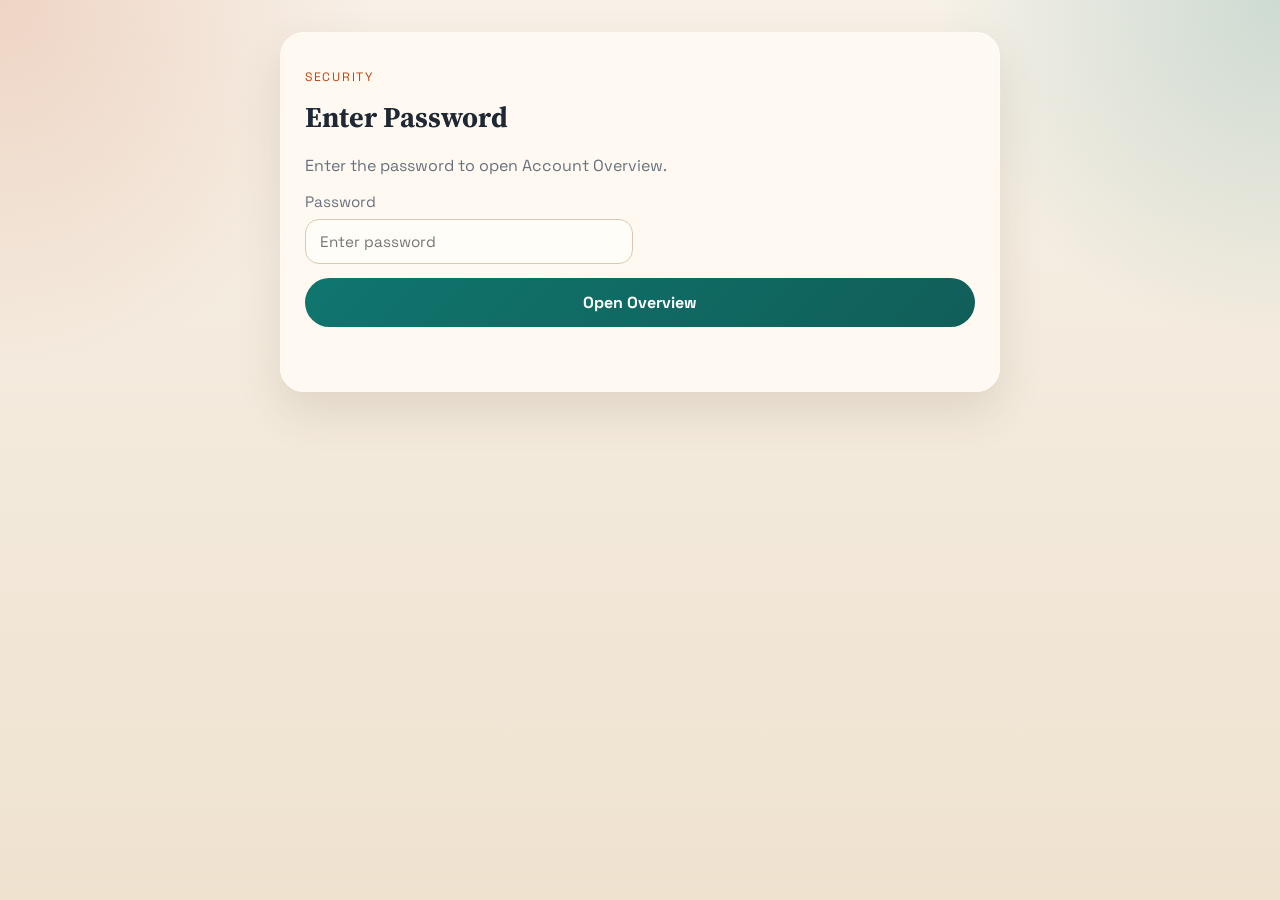
<file: account-overview.html>
<!DOCTYPE html>
<html lang="en">
<head>
  <meta charset="UTF-8">
  <meta name="viewport" content="width=device-width, initial-scale=1.0">
  <title>Account Overview | Ledger RS</title>
  <meta name="theme-color" content="#0f766e">
  <link rel="manifest" href="manifest.webmanifest">
  <link rel="icon" href="icon-192.svg" type="image/svg+xml">
  <link rel="apple-touch-icon" href="icon-192.svg">
  <link rel="preconnect" href="https://fonts.googleapis.com">
  <link rel="preconnect" href="https://fonts.gstatic.com" crossorigin>
  <link href="https://fonts.googleapis.com/css2?family=Space+Grotesk:wght@400;500;700&family=Source+Serif+4:wght@600&display=swap" rel="stylesheet">
  <link rel="stylesheet" href="styles.css">
</head>
<body>
  <div class="page-shell">
    <section id="passwordGate" class="panel password-panel">
      <div class="panel-heading">
        <div>
          <p class="section-kicker">Security</p>
          <h2>Enter Password</h2>
        </div>
      </div>
      <p class="hero-copy">Enter the password to open Account Overview.</p>
      <form id="passwordForm" class="form-grid">
        <label>
          Password
          <input id="passwordInput" type="password" placeholder="Enter password" required>
        </label>
        <button id="verifyPasswordBtn" type="submit" class="primary-btn">Open Overview</button>
      </form>
      <p id="passwordMessage" class="password-message"></p>
    </section>

    <div id="overviewContent" hidden>
    <nav class="topbar">
      <div class="nav-actions">
        <a class="nav-btn" href="index.html">
          <span class="nav-icon" aria-hidden="true">
            <span></span>
            <span></span>
            <span></span>
          </span>
          <span>Back Home</span>
        </a>
        <a class="nav-btn" href="#create-ledger">Add Vendor / Employee</a>
        <a id="exportCsvBtn" class="nav-btn" href="#" download="ledger-export.csv">Export CSV</a>
      </div>
      <div class="brand-block">
        <span class="brand-mark">LR</span>
        <div>
          <p class="brand-label">Ramesh Sweets</p>
          <strong>Account Overview</strong>
        </div>
      </div>
    </nav>

    <header class="hero">
      <div>
        <p class="eyebrow">Overview</p>
        <h1>All Vendor and Employee Accounts</h1>
        <p class="hero-copy">Review every account separately, including opening balance, current balance, and full transaction history.</p>
      </div>
      <div class="hero-card">
        <div>
          <span class="metric-label">Vendor Accounts</span>
          <strong id="overviewVendorCount">0</strong>
        </div>
        <div>
          <span class="metric-label">Employee Accounts</span>
          <strong id="overviewEmployeeCount">0</strong>
        </div>
      </div>
    </header>

    <main class="overview-grid">
      <section id="create-ledger" class="panel panel-wide">
        <div class="panel-heading">
          <div>
            <p class="section-kicker">Create Ledger</p>
            <h2>Add Vendor or Employee</h2>
          </div>
        </div>
        <form id="ledgerForm" class="form-grid">
          <label>
            Ledger Type
            <select id="ledgerType" required>
              <option value="vendor">Vendor</option>
              <option value="employee">Employee</option>
            </select>
          </label>
          <label>
            Name
            <input id="ledgerName" type="text" placeholder="Enter name" required>
          </label>
          <label>
            Opening Balance
            <input id="openingBalance" type="number" step="0.01" value="0">
          </label>
          <label>
            Note
            <input id="ledgerNote" type="text" placeholder="Optional description">
          </label>
          <button type="submit" class="primary-btn">Create Ledger</button>
        </form>
      </section>

      <section class="panel">
        <div class="panel-heading">
          <div>
            <p class="section-kicker">Vendor</p>
            <h2>Vendor Accounts</h2>
          </div>
          <div class="group-total">
            <span>Total Amount To Give</span>
            <strong id="vendorGroupTotal">₹0.00</strong>
          </div>
        </div>
        <div class="filter-row">
          <label>
            Search Vendor
            <input id="vendorSearch" type="text" placeholder="Search by name or note">
          </label>
        </div>
        <div id="vendorAccounts" class="account-list"></div>
        <div class="pagination-row">
          <button id="vendorPrevPage" type="button" class="secondary-btn">Previous</button>
          <span id="vendorPageInfo" class="page-info">Page 1 of 1</span>
          <button id="vendorNextPage" type="button" class="secondary-btn">Next</button>
        </div>
      </section>

      <section class="panel">
        <div class="panel-heading">
          <div>
            <p class="section-kicker">Employee</p>
            <h2>Employee Accounts</h2>
          </div>
          <div class="group-total">
            <span>Total Amount To Give</span>
            <strong id="employeeGroupTotal">₹0.00</strong>
          </div>
        </div>
        <div class="filter-row">
          <label>
            Search Employee
            <input id="employeeSearch" type="text" placeholder="Search by name or note">
          </label>
        </div>
        <div id="employeeAccounts" class="account-list"></div>
        <div class="pagination-row">
          <button id="employeePrevPage" type="button" class="secondary-btn">Previous</button>
          <span id="employeePageInfo" class="page-info">Page 1 of 1</span>
          <button id="employeeNextPage" type="button" class="secondary-btn">Next</button>
        </div>
      </section>
    </main>

    <section id="accountDetailPanel" class="panel detail-panel" hidden>
      <div class="panel-heading">
        <div>
          <p id="detailType" class="section-kicker">Account Detail</p>
          <h2 id="detailTitle">Select an account</h2>
        </div>
        <button id="closeDetailPanel" type="button" class="secondary-btn">Close</button>
      </div>
      <p id="detailNote" class="hero-copy"></p>
      <div class="account-metrics">
        <div class="metric-chip">
          <span>Opening Balance</span>
          <strong id="detailOpeningBalance"></strong>
        </div>
        <div class="metric-chip">
          <span>Current Balance</span>
          <strong id="detailCurrentBalance"></strong>
        </div>
        <div class="metric-chip">
          <span>Total Debits</span>
          <strong id="detailTotalDebits"></strong>
        </div>
        <div class="metric-chip">
          <span>Total Credits</span>
          <strong id="detailTotalCredits"></strong>
        </div>
        <div class="metric-chip">
          <span>Total Entries</span>
          <strong id="detailTotalEntries"></strong>
        </div>
      </div>
      <div class="entries-table-wrap">
        <table class="entries-table">
          <thead>
            <tr>
              <th>Date</th>
              <th>Description</th>
              <th>Type</th>
              <th>Amount</th>
              <th>Running Balance</th>
              <th>Actions</th>
            </tr>
          </thead>
          <tbody id="detailEntryRows"></tbody>
        </table>
      </div>
    </section>
    </div>
  </div>

  <template id="accountCardTemplate">
    <article class="account-card">
      <button type="button" class="account-card-button">
        <div class="account-card-head">
          <div>
            <h3 class="account-title"></h3>
            <p class="account-note"></p>
          </div>
          <div class="account-summary">
            <span>Total Balance</span>
            <strong class="account-balance"></strong>
          </div>
        </div>
      </button>
      <div class="account-card-head">
        <button type="button" class="secondary-btn pdf-btn">Convert to PDF</button>
      </div>
    </article>
  </template>

  <script src="api.js"></script>
  <script src="account-overview.js"></script>
  <script src="pwa.js"></script>
</body>
</html>
</file>
<file: styles.css>
:root {
  --bg: #f4efe7;
  --panel: rgba(255, 250, 244, 0.92);
  --panel-strong: #fffdf8;
  --ink: #1f2933;
  --muted: #66717d;
  --line: #d8c9b5;
  --accent: #0f766e;
  --accent-strong: #115e59;
  --warm: #c2410c;
  --shadow: 0 20px 45px rgba(77, 55, 29, 0.12);
}

* {
  box-sizing: border-box;
}

body {
  margin: 0;
  font-family: "Space Grotesk", sans-serif;
  color: var(--ink);
  background:
    radial-gradient(circle at top left, rgba(194, 65, 12, 0.16), transparent 24%),
    radial-gradient(circle at top right, rgba(15, 118, 110, 0.18), transparent 22%),
    linear-gradient(180deg, #f7f1e8 0%, #efe2cf 100%);
  min-height: 100vh;
}

.page-shell {
  width: min(1180px, calc(100% - 32px));
  margin: 0 auto;
  padding: 32px 0 48px;
}

.topbar {
  display: flex;
  justify-content: space-between;
  align-items: center;
  gap: 16px;
  padding: 16px 20px;
  margin-bottom: 20px;
  background: rgba(255, 250, 244, 0.78);
  border: 1px solid rgba(255, 255, 255, 0.55);
  border-radius: 24px;
  backdrop-filter: blur(14px);
  box-shadow: var(--shadow);
}

.side-nav {
  position: fixed;
  top: 0;
  left: 0;
  z-index: 20;
  width: min(320px, calc(100vw - 32px));
  height: 100vh;
  padding: 24px 20px;
  background: rgba(255, 250, 244, 0.98);
  border-right: 1px solid rgba(216, 201, 181, 0.8);
  box-shadow: 0 24px 60px rgba(31, 41, 51, 0.22);
  transform: translateX(-100%);
  transition: transform 180ms ease;
}

.side-nav.open {
  transform: translateX(0);
}

.side-nav-head {
  display: flex;
  justify-content: space-between;
  align-items: start;
  gap: 16px;
  margin-bottom: 24px;
}

.side-nav-links {
  display: grid;
  gap: 12px;
}

.side-link {
  display: block;
  padding: 14px 16px;
  border-radius: 16px;
  background: #fffdf8;
  color: var(--ink);
  text-decoration: none;
  font-weight: 700;
  box-shadow: 0 6px 20px rgba(31, 41, 51, 0.08);
}

.close-btn {
  width: 38px;
  height: 38px;
  border: 0;
  border-radius: 999px;
  background: rgba(17, 24, 39, 0.08);
  color: var(--ink);
  cursor: pointer;
}

.nav-overlay {
  position: fixed;
  inset: 0;
  z-index: 10;
  background: rgba(31, 41, 51, 0.24);
}

.brand-block {
  display: flex;
  align-items: center;
  gap: 14px;
}

.brand-mark {
  display: grid;
  place-items: center;
  width: 48px;
  height: 48px;
  border-radius: 14px;
  background: linear-gradient(135deg, var(--warm) 0%, #ea580c 100%);
  color: white;
  font-weight: 700;
  letter-spacing: 0.08em;
}

.brand-label {
  margin: 0 0 4px;
  text-transform: uppercase;
  letter-spacing: 0.14em;
  font-size: 0.75rem;
  color: var(--muted);
}

.brand-block strong {
  font-size: 1rem;
}

.nav-actions {
  display: flex;
  align-items: center;
  gap: 12px;
}

.nav-btn {
  display: inline-flex;
  align-items: center;
  justify-content: center;
  gap: 12px;
  padding: 12px 18px;
  border-radius: 999px;
  background: #fffdf8;
  color: var(--ink);
  text-decoration: none;
  font-weight: 700;
  box-shadow: 0 6px 20px rgba(31, 41, 51, 0.08);
}

.nav-icon {
  display: inline-flex;
  flex-direction: column;
  gap: 4px;
}

.nav-icon span {
  display: block;
  width: 16px;
  height: 2px;
  border-radius: 999px;
  background: currentColor;
}

.hero {
  display: grid;
  grid-template-columns: 2fr 1fr;
  gap: 20px;
  align-items: stretch;
  margin-bottom: 24px;
}

.hero h1,
.panel h2 {
  font-family: "Source Serif 4", serif;
}

.hero h1 {
  margin: 8px 0 12px;
  font-size: clamp(2.2rem, 4vw, 4rem);
  line-height: 0.95;
}

.eyebrow,
.section-kicker,
.metric-label {
  text-transform: uppercase;
  letter-spacing: 0.14em;
  font-size: 0.76rem;
  color: var(--warm);
}

.hero-copy {
  max-width: 58ch;
  color: var(--muted);
}


.hero-card,
.panel {
  background: var(--panel);
  border: 1px solid rgba(255, 255, 255, 0.5);
  backdrop-filter: blur(14px);
  border-radius: 24px;
  box-shadow: var(--shadow);
}

.hero-card {
  padding: 24px;
  display: grid;
  gap: 16px;
  align-content: center;
}

.hero-card strong {
  display: block;
  margin-top: 6px;
  font-size: 2rem;
}

.workspace {
  display: grid;
  grid-template-columns: repeat(2, minmax(0, 1fr));
  gap: 20px;
}

.overview-grid {
  display: grid;
  grid-template-columns: repeat(2, minmax(0, 1fr));
  gap: 20px;
}

.panel {
  padding: 24px;
}

.panel-wide {
  grid-column: 1 / -1;
}

.password-panel {
  max-width: 720px;
  margin: 0 auto 24px;
}


.panel-heading {
  display: flex;
  justify-content: space-between;
  gap: 16px;
  align-items: center;
  margin-bottom: 18px;
}

.group-total {
  min-width: 220px;
  padding: 14px 16px;
  border-radius: 16px;
  background: #fffdf8;
  border: 1px solid rgba(216, 201, 181, 0.8);
  text-align: right;
}

.group-total span {
  display: block;
  color: var(--muted);
  font-size: 0.82rem;
  text-transform: uppercase;
  letter-spacing: 0.08em;
}

.group-total strong {
  display: block;
  margin-top: 6px;
  font-size: 1.3rem;
}

.panel h2 {
  margin: 6px 0 0;
  font-size: 1.8rem;
}

.form-grid {
  display: grid;
  grid-template-columns: repeat(2, minmax(0, 1fr));
  gap: 14px;
}

.filter-row {
  display: flex;
  flex-wrap: wrap;
  gap: 14px;
  align-items: end;
  margin-bottom: 18px;
}

.pagination-row {
  display: flex;
  justify-content: space-between;
  align-items: center;
  gap: 12px;
  margin-top: 16px;
}

.page-info {
  color: var(--muted);
  font-weight: 700;
}

.password-message {
  min-height: 24px;
  margin: 16px 0 0;
  color: var(--accent-strong);
  font-weight: 700;
}

.form-grid label {
  display: grid;
  gap: 8px;
  font-size: 0.95rem;
  color: var(--muted);
}

.filter-row label {
  display: grid;
  gap: 8px;
  min-width: 220px;
  font-size: 0.95rem;
  color: var(--muted);
}

.full-span,
.primary-btn {
  grid-column: 1 / -1;
}

input,
select,
button {
  font: inherit;
}

input,
select {
  width: 100%;
  padding: 12px 14px;
  border-radius: 14px;
  border: 1px solid var(--line);
  background: var(--panel-strong);
  color: var(--ink);
}

input:focus,
select:focus {
  outline: 2px solid rgba(15, 118, 110, 0.22);
  border-color: var(--accent);
}

.primary-btn {
  border: 0;
  border-radius: 999px;
  cursor: pointer;
}

.primary-btn {
  padding: 14px 18px;
  background: linear-gradient(135deg, var(--accent) 0%, var(--accent-strong) 100%);
  color: white;
  font-weight: 700;
}

.primary-btn:disabled {
  opacity: 0.55;
  cursor: not-allowed;
}

.secondary-btn {
  border: 1px solid var(--line);
  border-radius: 999px;
  cursor: pointer;
  padding: 12px 18px;
  background: #fffdf8;
  color: var(--ink);
  font-weight: 700;
}

.entries-table-wrap {
  overflow-x: auto;
}

.account-list {
  display: grid;
  gap: 18px;
  max-height: 560px;
  overflow-y: auto;
  padding-right: 6px;
}

.account-list::-webkit-scrollbar {
  width: 10px;
}

.account-list::-webkit-scrollbar-thumb {
  background: rgba(216, 201, 181, 0.95);
  border-radius: 999px;
}

.account-list::-webkit-scrollbar-track {
  background: rgba(244, 239, 231, 0.55);
  border-radius: 999px;
}

.account-card {
  padding: 20px;
  background: #fffdf8;
  border: 1px solid rgba(216, 201, 181, 0.8);
  border-radius: 20px;
}

.account-card-button {
  width: 100%;
  text-align: left;
  cursor: pointer;
  border: 0;
  padding: 0;
  background: transparent;
}

.account-card-head {
  display: flex;
  justify-content: space-between;
  gap: 16px;
  align-items: start;
  margin-bottom: 18px;
}

.account-title {
  margin: 0 0 6px;
  font-family: "Source Serif 4", serif;
  font-size: 1.5rem;
}

.account-note {
  margin: 0;
  color: var(--muted);
}

.account-summary {
  text-align: right;
}

.account-summary span {
  display: block;
  color: var(--muted);
  font-size: 0.9rem;
}

.account-summary strong {
  font-size: 1.4rem;
}

.pdf-btn {
  margin-left: auto;
}

.detail-panel {
  margin-top: 20px;
}

.account-metrics {
  display: grid;
  grid-template-columns: repeat(2, minmax(0, 1fr));
  gap: 12px;
  margin-bottom: 18px;
}

.metric-chip {
  padding: 14px 16px;
  background: rgba(244, 239, 231, 0.9);
  border-radius: 16px;
}

.metric-chip span {
  display: block;
  margin-bottom: 4px;
  color: var(--muted);
  font-size: 0.85rem;
}

.metric-chip strong {
  font-size: 1rem;
}

.entries-table {
  width: 100%;
  border-collapse: collapse;
}

.entries-table th,
.entries-table td {
  padding: 12px 8px;
  border-bottom: 1px solid rgba(216, 201, 181, 0.65);
  text-align: left;
}

.entries-table th {
  color: var(--muted);
  font-size: 0.82rem;
  text-transform: uppercase;
  letter-spacing: 0.08em;
}

.entries-table tbody tr:last-child td {
  border-bottom: 0;
}

.entry-type {
  font-weight: 700;
}

.entry-type.debit {
  color: var(--warm);
}

.entry-type.credit {
  color: var(--accent-strong);
}

.action-cell {
  white-space: nowrap;
}

.table-action-btn {
  margin-right: 8px;
  padding: 8px 12px;
  border: 1px solid rgba(216, 201, 181, 0.8);
  border-radius: 999px;
  background: #fffdf8;
  color: var(--ink);
  cursor: pointer;
  font-weight: 700;
}

.table-action-btn:last-child {
  margin-right: 0;
}

.danger-btn {
  color: #9a3412;
  border-color: rgba(194, 65, 12, 0.35);
}

.empty-state {
  padding: 30px 20px;
  border: 1px dashed var(--line);
  border-radius: 18px;
  text-align: center;
  color: var(--muted);
  background: rgba(255, 253, 248, 0.7);
}

@media (max-width: 920px) {
  .topbar,
  .hero,
  .overview-grid,
  .workspace,
  .form-grid {
    grid-template-columns: 1fr;
  }

  .topbar {
    display: grid;
  }

  .panel-heading {
    flex-direction: column;
    align-items: stretch;
  }

  .group-total {
    min-width: 0;
    text-align: left;
  }

  .account-card-head {
    flex-direction: column;
  }

  .account-summary {
    text-align: left;
  }
}
</file>
